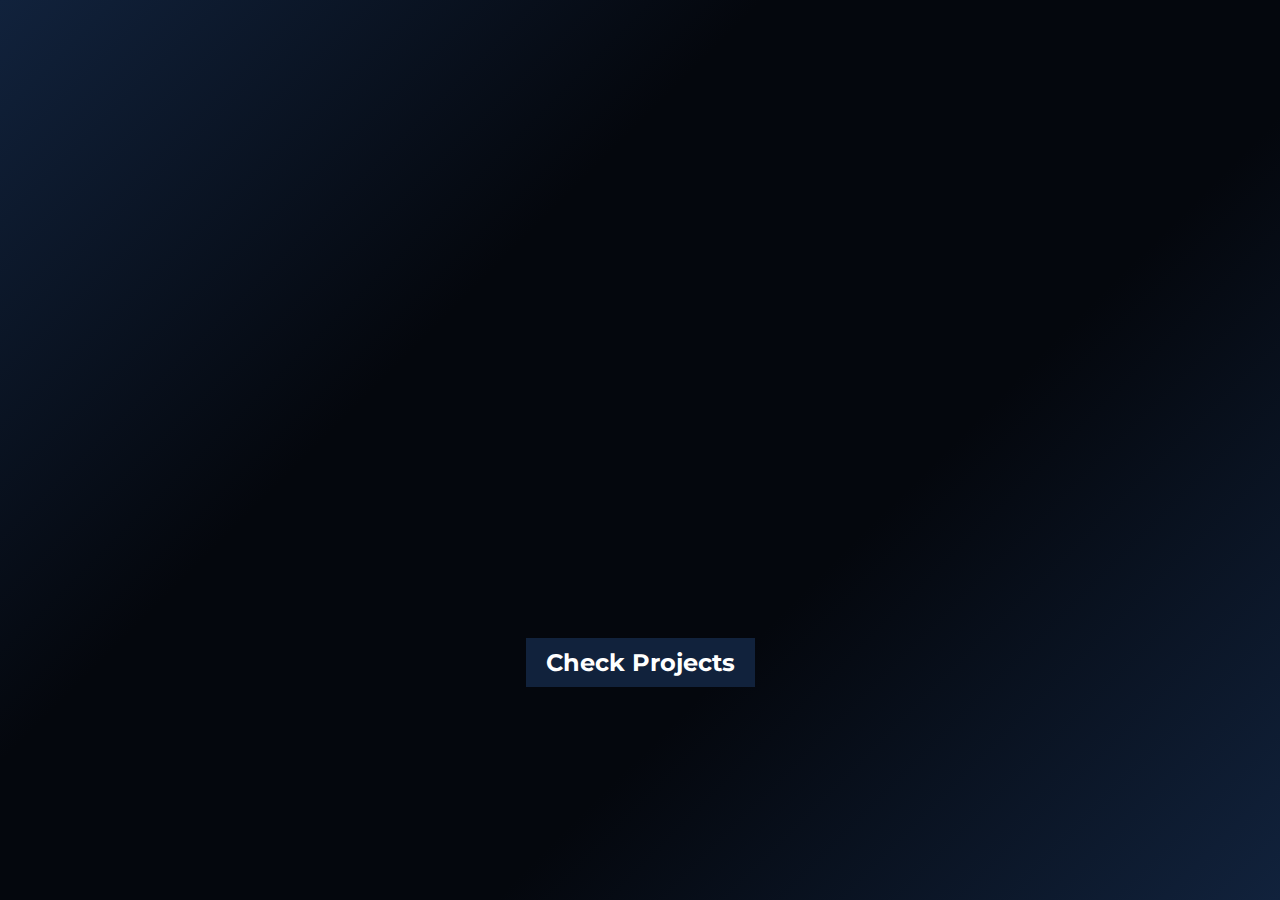
<file: index.html>
<!DOCTYPE html>
<html lang="en">
<head>
  <meta charset="UTF-8">
  <meta name="viewport" content="width=device-width, initial-scale=1.0">
  <title>pjanda</title>
  <link rel="icon" type="image/png" href="assets/pjandastudiosgb.png">
  <link rel="stylesheet" href="index.css">

  <!-- import font-->
  <link rel="preconnect" href="https://fonts.googleapis.com">
  <link rel="preconnect" href="https://fonts.gstatic.com" crossorigin>
  <link href="https://fonts.googleapis.com/css2?family=Montserrat:wght@500;700;900&display=swap" rel="stylesheet">
</head>
<body>

  <div class="landingpage">
    <!-- landing page-->
    <h1 id="title">pjanda</h1>
    
    <!-- Button appears below the title -->
    <a href="projects.html" class="button">Check Projects</a>
  </div>
</body>
</html>
</file>
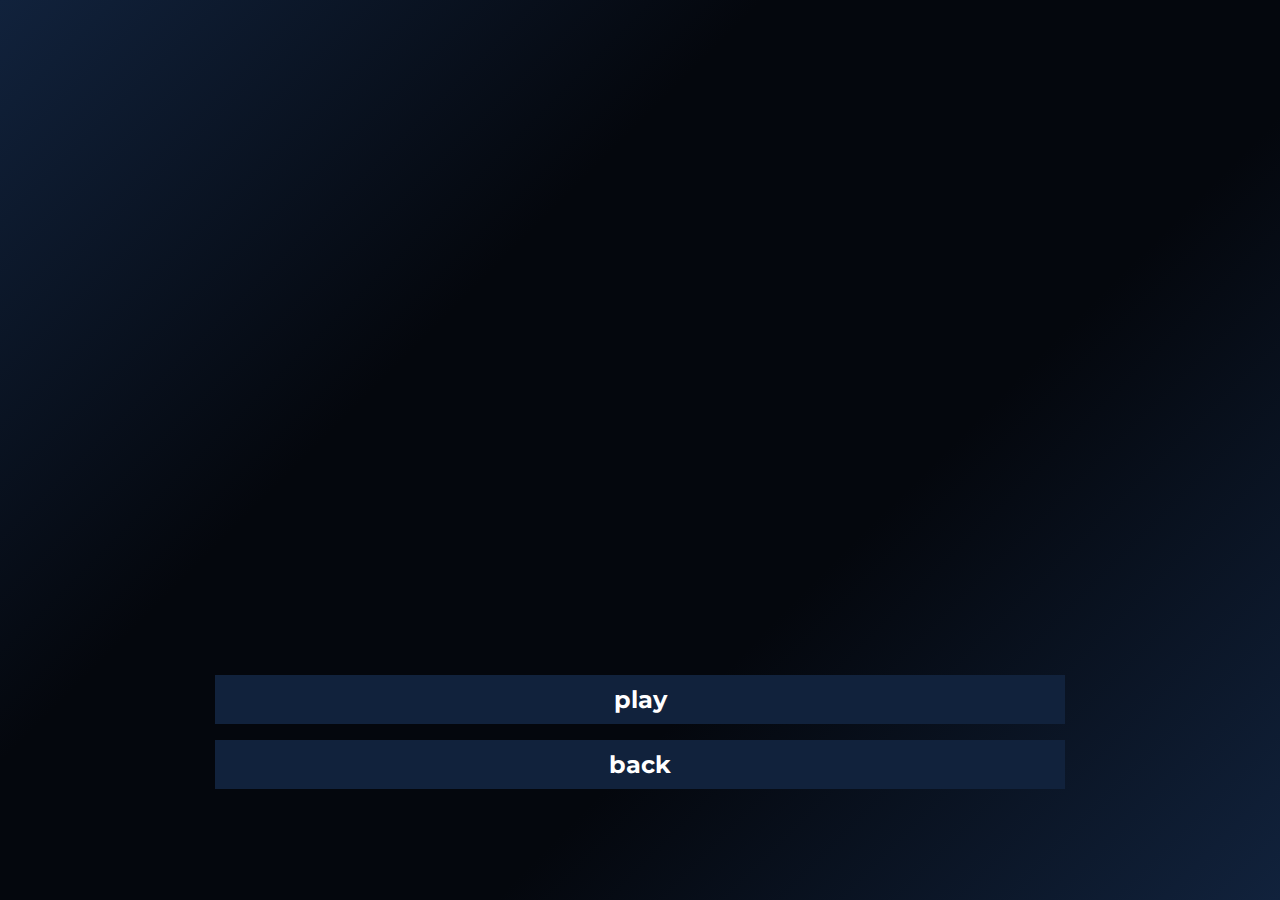
<file: pjandaFM.html>
<!DOCTYPE html>
<html lang="en">

<head>
  <meta charset="UTF-8">
  <meta name="viewport" content="width=device-width, initial-scale=1.0">
  <title>pjandaFM</title>
  <link rel="icon" type="image/png" href="assets/pjandastudiosgb.png">
  <link rel="stylesheet" href="pjandaFM.css">

  <!-- import font-->
  <link rel="preconnect" href="https://fonts.googleapis.com">
  <link rel="preconnect" href="https://fonts.gstatic.com" crossorigin>
  <link href="https://fonts.googleapis.com/css2?family=Montserrat:wght@500;700;900&display=swap" rel="stylesheet">
</head>

<body>

  <div class="landingpage">
    <!-- landing page-->
    <h1 id="title">pjandaFM</h1>
    <h4>rock and pop classics</h4>

    <!-- Button appears below the title -->
    <a class="buttonplay">play</a>
    <a class="buttonback" href="projects.html">back</a>
  </div>

  <script>
    var audio = new Audio('https://stream-153.zeno.fm/uc8dcwoahaqvv?zs=Z1Kcu0ZRQtKEFFwuoPabqA');
    var button = document.querySelector('.buttonplay');

    button.addEventListener('click', function () {
      if (audio.paused) {
        audio.src = 'https://stream-153.zeno.fm/uc8dcwoahaqvv?zs=Z1Kcu0ZRQtKEFFwuoPabqA';
        audio.play();
        button.innerHTML = 'pause';
      } else {
        audio.pause();
        button.innerHTML = 'play';
      }
    });
  </script>

</body>
</html>
</file>
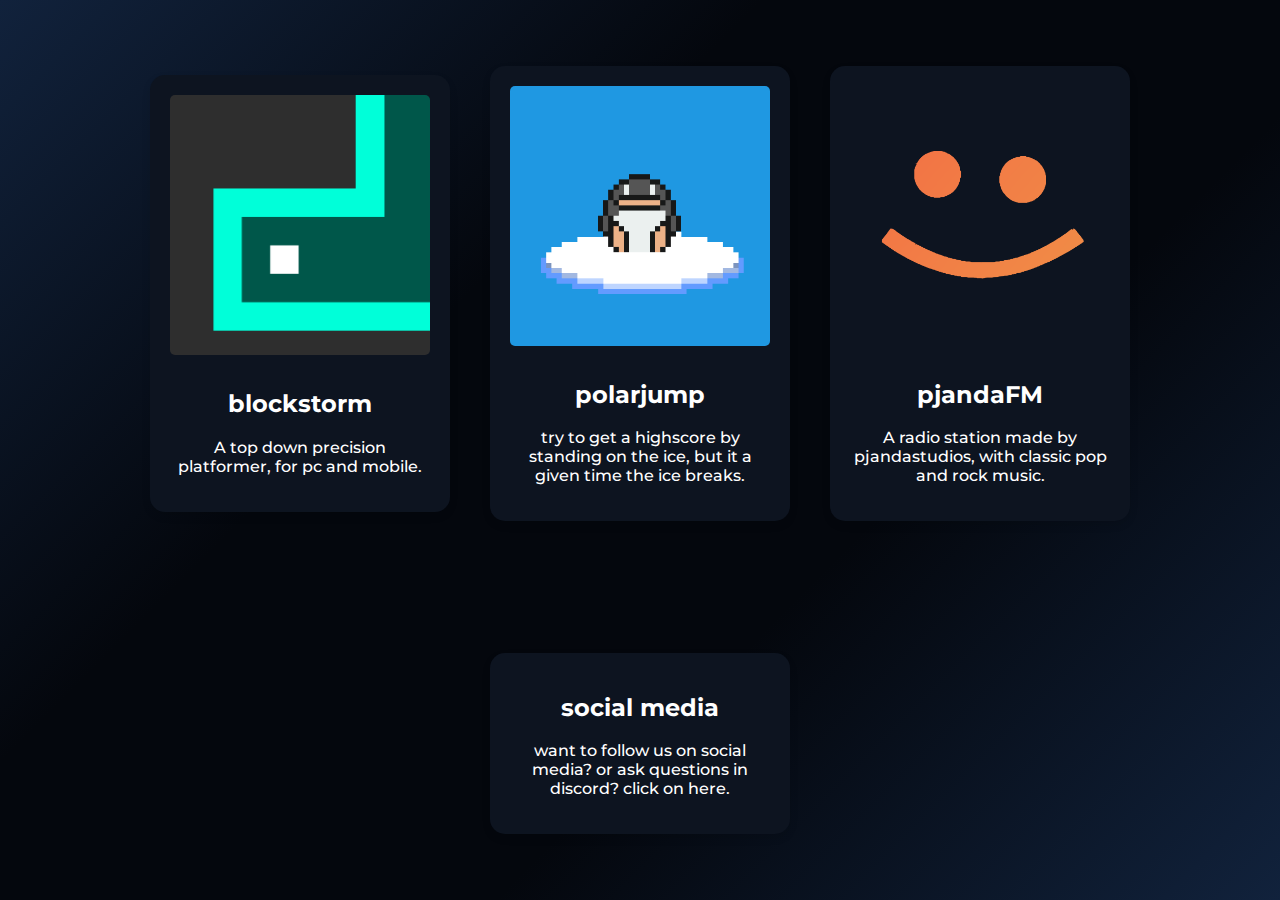
<file: projects.html>
<!DOCTYPE html>
<html lang="en">
<head>
    <meta charset="UTF-8">
    <meta name="viewport" content="width=device-width, initial-scale=1.0">
    <link rel="stylesheet" href="projects.css">
    <link rel="stylesheet" href="socialmedia.css">
    <link rel="icon" type="image/png" href="assets/pjandastudiosgb.png">
    <title>projects | pjanda</title>

    <!-- import font-->
    <link rel="preconnect" href="https://fonts.googleapis.com">
<link rel="preconnect" href="https://fonts.gstatic.com" crossorigin>
<link href="https://fonts.googleapis.com/css2?family=Montserrat:wght@500;700;900&display=swap" rel="stylesheet">

</head>
<body>
    <div class="card">
        <a href="https://pjanda.itch.io/blockstorm">
            <img src="assets/blockstormlogo.png" alt="Card Image">
            <h2 class="cardtitle">blockstorm</h2>
            <p class="carddesc">A top down precision platformer, for pc and mobile.</p>
        </a>
    </div>

    <div class="card">
        <a href="https://pjanda.itch.io/polarjump">
            <img src="assets/polarjumplogo.png" alt="Card Image">
            <h2 class="cardtitle">polarjump</h2>
            <p class="carddesc">try to get a highscore by standing on the ice, but it a given time the ice breaks.</p>
        </a>
    </div>

    <div class="card">
        <a href="pjandaFM.html">
            <img src="assets/pjandaradiotrans.png" alt="Card Image">
            <h2 class="cardtitle">pjandaFM</h2>
            <p class="carddesc">A radio station made by pjandastudios, with classic pop and rock music.</p>
        </a>
    </div>

    <div class="card">
        <a href="social media.html">
            <h2 class="cardtitle">social media</h2>
            <p class="carddesc">want to follow us on social media? or ask questions in discord? click on here.</p>
        </a>
    </div>

    <!--
        <div class="social-buttons">
            <a href="https://discord.gg/hY7xjR8jYb" class="social-link" target="_blank"><button class="social-button"><img src="assets/discord-icon.png" alt="Discord"></button></a>
            <a href="https://www.tiktok.com/@pjandastudios" class="social-link" target="_blank"><button class="social-button" target="_blank"><img src="assets/tiktok-icon.png" alt="TikTok"></button></a>
            <a href="https://twitter.com/pjandastudios" class="social-link" target="_blank"><button class="social-button" target="_blank"><img src="assets/twitter-icon.png" alt="Twitter"></button></a>
            <a href="https://github.com/bruce10panda" class="social-link" target="_blank"><button class="social-button" target="_blank"><img src="assets/github-icon.png" alt="GitHub"></button></a>
        </div>
    -->
    

    <!--
    <div class="card">
        <img src="https://via.placeholder.com/150" alt="Card Image">
        <h2 class="cardtitle">Card Title</h2>
        <p class="carddesc">This is a sample card description. It can be as long as you want.</p>
    </div>
    -->
    
    
    

    <!-- Add more cards as needed -->

</body>
</html>
</file>
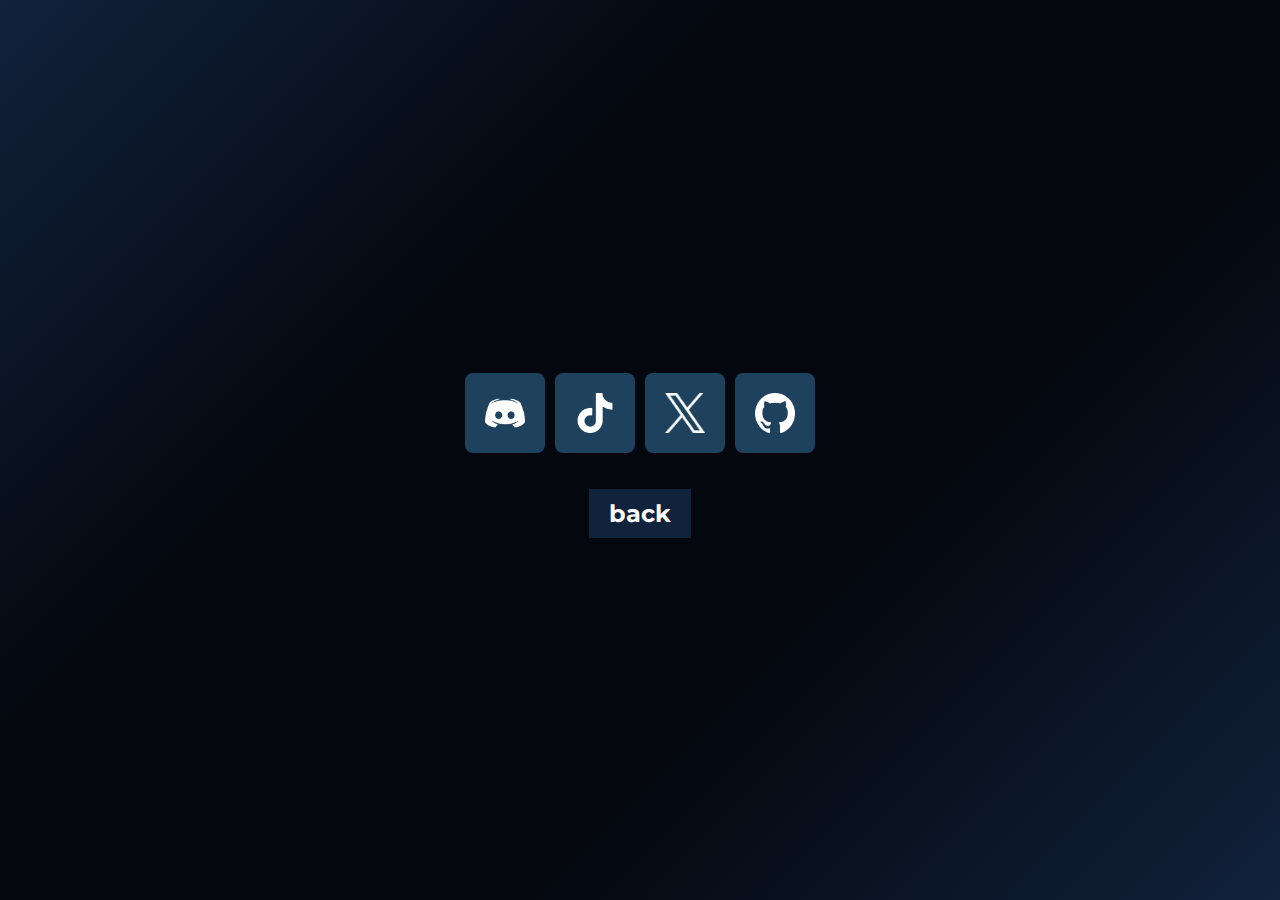
<file: social media.html>
<!DOCTYPE html>
<html>
<head>
    <meta charset="UTF-8">
    <meta name="viewport" content="width=device-width, initial-scale=1.0">
    <link rel="stylesheet" href="projects.css">
    <link rel="stylesheet" href="socialmedia.css">
    <link rel="icon" type="image/png" href="assets/pjandastudiosgb.png">
    <title>projects | pjanda</title>

    <!-- import font-->
    <link rel="preconnect" href="https://fonts.googleapis.com">
<link rel="preconnect" href="https://fonts.gstatic.com" crossorigin>
<link href="https://fonts.googleapis.com/css2?family=Montserrat:wght@500;700;900&display=swap" rel="stylesheet">
</head>
<body>
    <div>
        <div class="social-buttons">
            <a href="https://discord.gg/hY7xjR8jYb" class="social-link" target="_blank"><button class="social-button"><img src="assets/discord-icon.png" alt="Discord"></button></a>
            <a href="https://www.tiktok.com/@pjandastudios" class="social-link"><button class="social-button" target="_blank"><img src="assets/tiktok-icon.png" alt="TikTok"></button></a>
            <a href="https://twitter.com/pjandastudios" class="social-link"><button class="social-button" target="_blank"><img src="assets/twitter-icon.png" alt="Twitter"></button></a>
            <a href="https://github.com/bruce10panda" class="social-link"><button class="social-button" target="_blank"><img src="assets/github-icon.png" alt="GitHub"></button></a>
        </div>
    <div class="buttondiv">
        <a href="projects.html" class="button">back</a>
    </div>
</div>
</body>
</html>
</file>
<file: index.css>
body {
    margin: 0;
    height: 100vh;
    display: flex;
    align-items: center;
    justify-content: center;
    background: rgb(17, 34, 60);
    background: linear-gradient(135deg, rgba(17, 34, 60, 1) 0%, rgba(4, 7, 13, 1) 35%, rgba(4, 7, 13, 1) 64%, rgba(17, 34, 60, 1) 100%);
  }
  
  h1 {
    background: #1DE284;
    background: linear-gradient(to bottom right, #1DE284 0%, #1DBFE2 100%);
    -webkit-background-clip: text;
    -webkit-text-fill-color: transparent;
    font-family: 'Montserrat';
    font-weight: 900;
    text-align: center;
    font-size: 10rem;
  
    /* New Animation Styles */
    opacity: 0;
    transform: translateY(-20px);
    animation: fadeInUp 0.5s ease-out forwards;
  }
  
  @keyframes fadeInUp {
    to {
      opacity: 1;
      transform: translateY(0);
    }
  }

  @media only screen and (max-width: 600px) {
    h1 {
      font-size: 6rem; /* Adjust as needed for smaller screens */
    }
  }
  
  @media only screen and (min-width: 601px) and (max-width: 1200px) {
    h1 {
      font-size: 8rem; /* Adjust for medium-sized screens */
    }
  }
  
  /* Add more media queries as needed for larger screens */
  
  

  .button {
    display: inline-block;
    background: #11223c;
    border: none;
    color: white;
    font-family: 'Montserrat';
    font-size: 1.5rem;
    font-weight: 700;
    padding: 10px 20px;
    margin-top: 1rem;
    cursor: pointer;
    text-decoration: none; /* Remove underline */
    transition: transform 0.2s;
    display: inline-block;
    margin-top: 1rem;
  }

  .button:hover {
    transform: scale(1.1);
  }

  .landingpage {
    text-align: center;
  }
</file>
<file: pjandaFM.css>
body {
    margin: 0;
    height: 100vh;
    display: flex;
    align-items: center;
    justify-content: center;
    background: rgb(17, 34, 60);
    background: linear-gradient(135deg, rgba(17, 34, 60, 1) 0%, rgba(4, 7, 13, 1) 35%, rgba(4, 7, 13, 1) 64%, rgba(17, 34, 60, 1) 100%);
  }

  h4 {
    background: #1DE284;
    background: linear-gradient(to bottom right, #ffffff 0%, #e9e9e9 100%);
    -webkit-background-clip: text;
    -webkit-text-fill-color: transparent;
    font-family: 'Montserrat';
    font-weight: 900;
    text-align: center;
    font-size: 3rem;

    /* New Animation Styles */
    opacity: 0;
    transform: translateY(-20px);
    animation: fadeInUp 0.5s ease-out forwards;
  }

  h1 {
    background: #F46B45;
    background: linear-gradient(to bottom right, #F46B45 0%, #EEA849 100%);
    -webkit-background-clip: text;
    -webkit-text-fill-color: transparent;
    font-family: 'Montserrat';
    font-weight: 900;
    text-align: center;
    font-size: 10rem;

    /* New Animation Styles */
    opacity: 0;
    transform: translateY(-20px);
    animation: fadeInUp 0.5s ease-out forwards;
  }

  @keyframes fadeInUp {
    to {
      opacity: 1;
      transform: translateY(0);
    }
  }

  @media only screen and (max-width: 600px) {
    h1 {
      font-size: 6rem;
      /* Adjust as needed for smaller screens */
    }
  }

  @media only screen and (min-width: 601px) and (max-width: 1200px) {
    h1 {
      font-size: 8rem;
      /* Adjust for medium-sized screens */
    }
  }

  /* Add more media queries as needed for larger screens */

  .buttonplay,
  .buttonback {
    display: block; /* Adjusted to block to stack buttons vertically */
    background: #11223c;
    border: none;
    color: white;
    font-family: 'Montserrat';
    font-size: 1.5rem;
    font-weight: 700;
    padding: 10px 20px;
    margin-top: 1rem;
    cursor: pointer;
    text-decoration: none;
    transition: transform 0.2s;
  }
  
  .buttonplay:hover,
  .buttonback:hover {
    transform: scale(1.1);
  }
  
  .landingpage {
    text-align: center;
    margin-top: 2rem; /* Adjusted margin for better spacing */
  }
</file>
<file: projects.css>
body {
    margin: 0;
    padding: 0;
    display: flex;
    flex-wrap: wrap; /* Added to make cards wrap to the next line */
    justify-content: center;
    align-items: center;
    min-height: 100vh;
    background: #11223c;
    background: linear-gradient(135deg, #11223c 0%, #04070d 35%, #04070d 64%, #11223c 100%);
}

.card {
    background-color: #0d1420;
    border-radius: 15px;
    box-shadow: 0 4px 8px #0000001a;
    margin: 20px;
    padding: 20px;
    max-width: 300px;
    min-width: 300px;
    text-align: center;
    transition: all 0.3s ease;
    flex: 1; /* Added to make cards take equal width */
    box-sizing: border-box; /* Added to include padding in the max-width calculation */
    transition: all 0.3s ease;
}

a {
    text-decoration: none;
}

.cardtitle {
        color: white;
        font-weight: 700;
        font-family: 'Montserrat', sans-serif;
        text-align: center;
}

.carddesc {
    color: white;
    font-weight: 500;
    font-family: 'Montserrat', sans-serif;
    text-align: center;
}

.card img {
    width: 100%;
    border-radius: 5px;
    margin-bottom: 10px;
}

.card:hover {
    transform: scale(1.05);
    box-shadow: 0 6px 12px rgba(0, 0, 0, 0.2);
}
</file>
<file: socialmedia.css>
body {
    margin: 0;
    padding: 0;
    display: flex;
    flex-wrap: wrap;
    justify-content: center;
    align-items: center;
    min-height: 100vh;
   background: rgb(17, 34, 60);
    background: linear-gradient(135deg, rgba(17, 34, 60, 1) 0%, rgba(4, 7, 13, 1) 35%, rgba(4, 7, 13, 1) 64%, rgba(17, 34, 60, 1) 100%);
}

.social-buttons {
    display: flex;
    gap: 10px;
    position: absolute;
    bottom: 0;
    left: 50%;
    transform: translateX(-50%);
    background: none;
    padding: 10px;
}

.social-button {
    display: flex;
    align-items: center;
    justify-content: center;
    background-color: #1e415e;
    padding: 20px;
    border: none;
    border-radius: 8px;
    cursor: pointer;
    transition: background-color 0.3s ease, transform 0.3s ease;
    margin-bottom: 40px;
}

.social-button:hover {
    background-color: #164059;
    transform: scale(1.1);
}

.social-button img {
    width: 40px;
    height: 40px;
}

/* Mobile responsiveness */
.social-buttons {
    flex-direction: row;
    align-items: center;
    position: static;
    transform: none;
    padding: 10px;
}

.social-button {
    margin-bottom: 10px;
}

.button {
    display: inline-block;
    background: #11223c;
    border: none;
    color: white;
    font-family: 'Montserrat';
    font-size: 1.5rem;
    font-weight: 700;
    padding: 10px 20px;
    margin-top: 1rem;
    cursor: pointer;
    text-decoration: none; /* Remove underline */
    transition: transform 0.2s;
    display: inline-block;
  }

  .button:hover {
    transform: scale(1.1);
  }

  .buttondiv {
    display: flex;
    justify-content: center;
}
</file>
